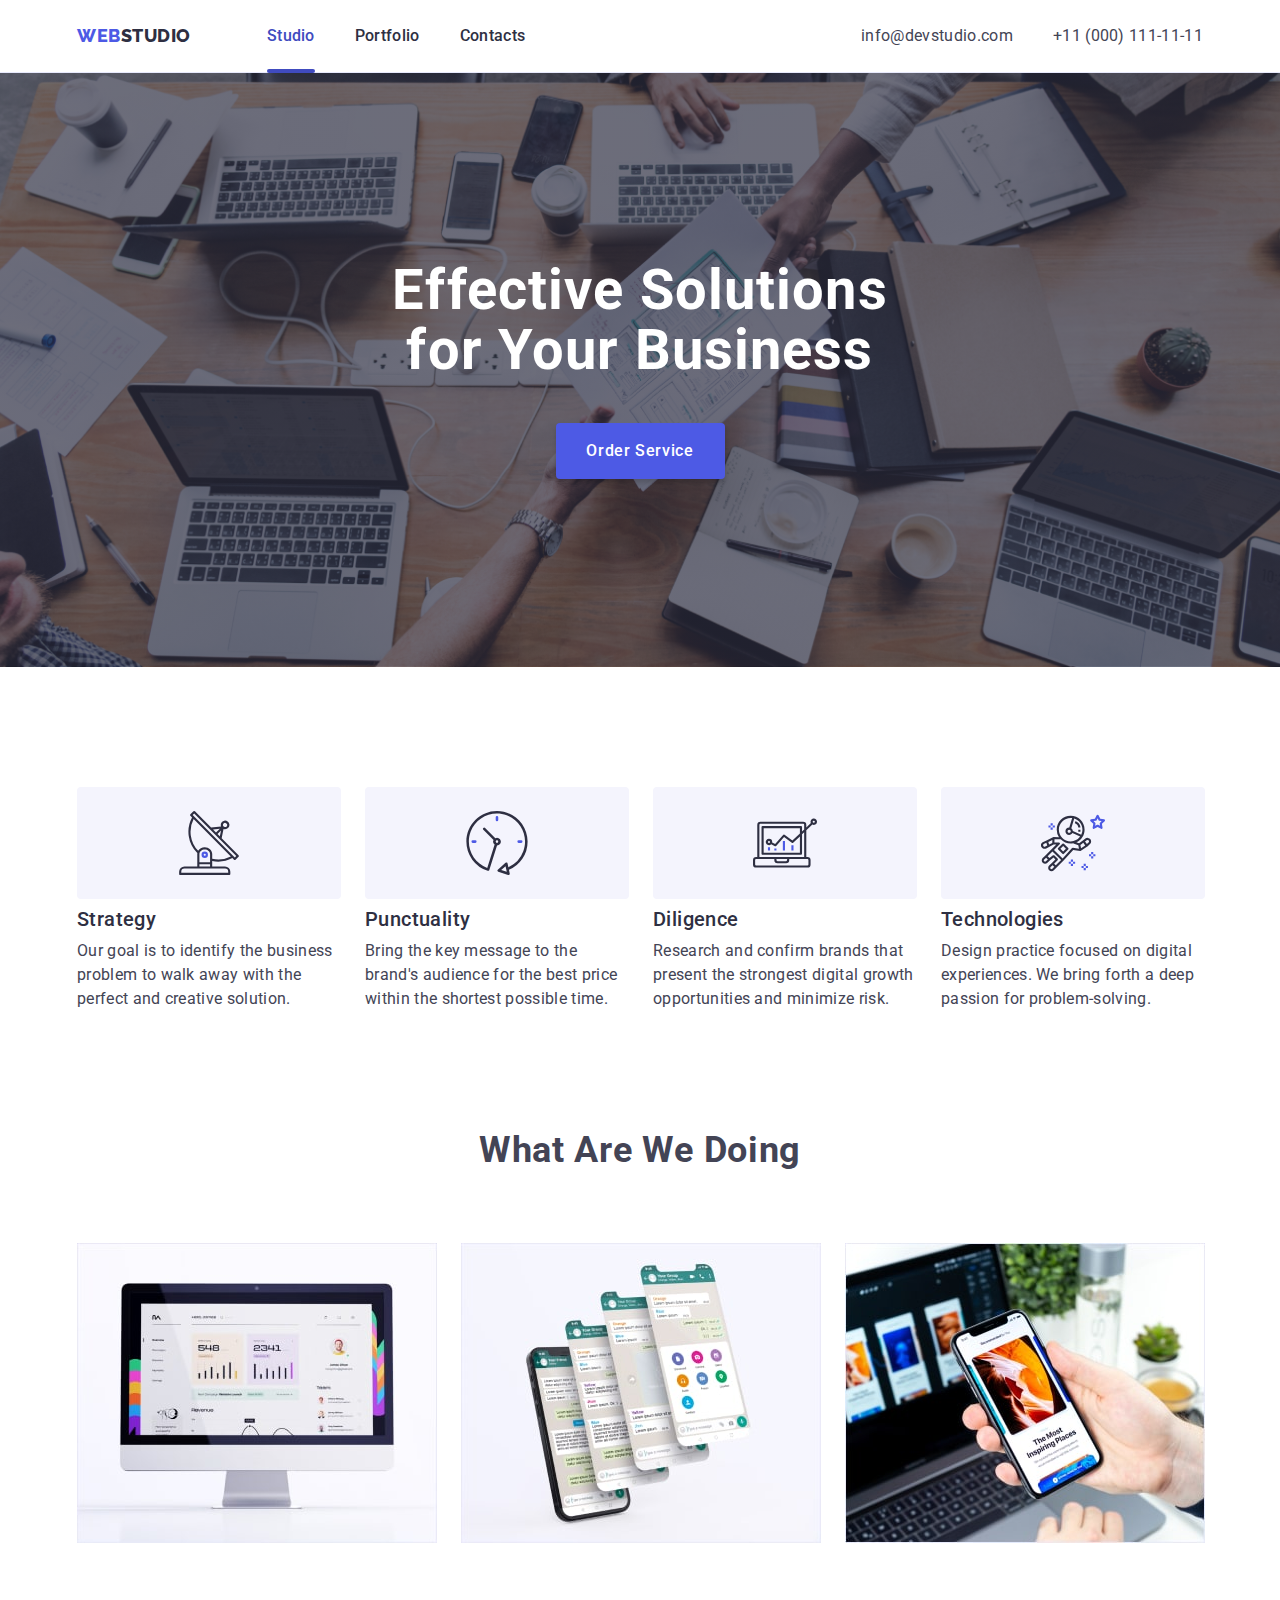
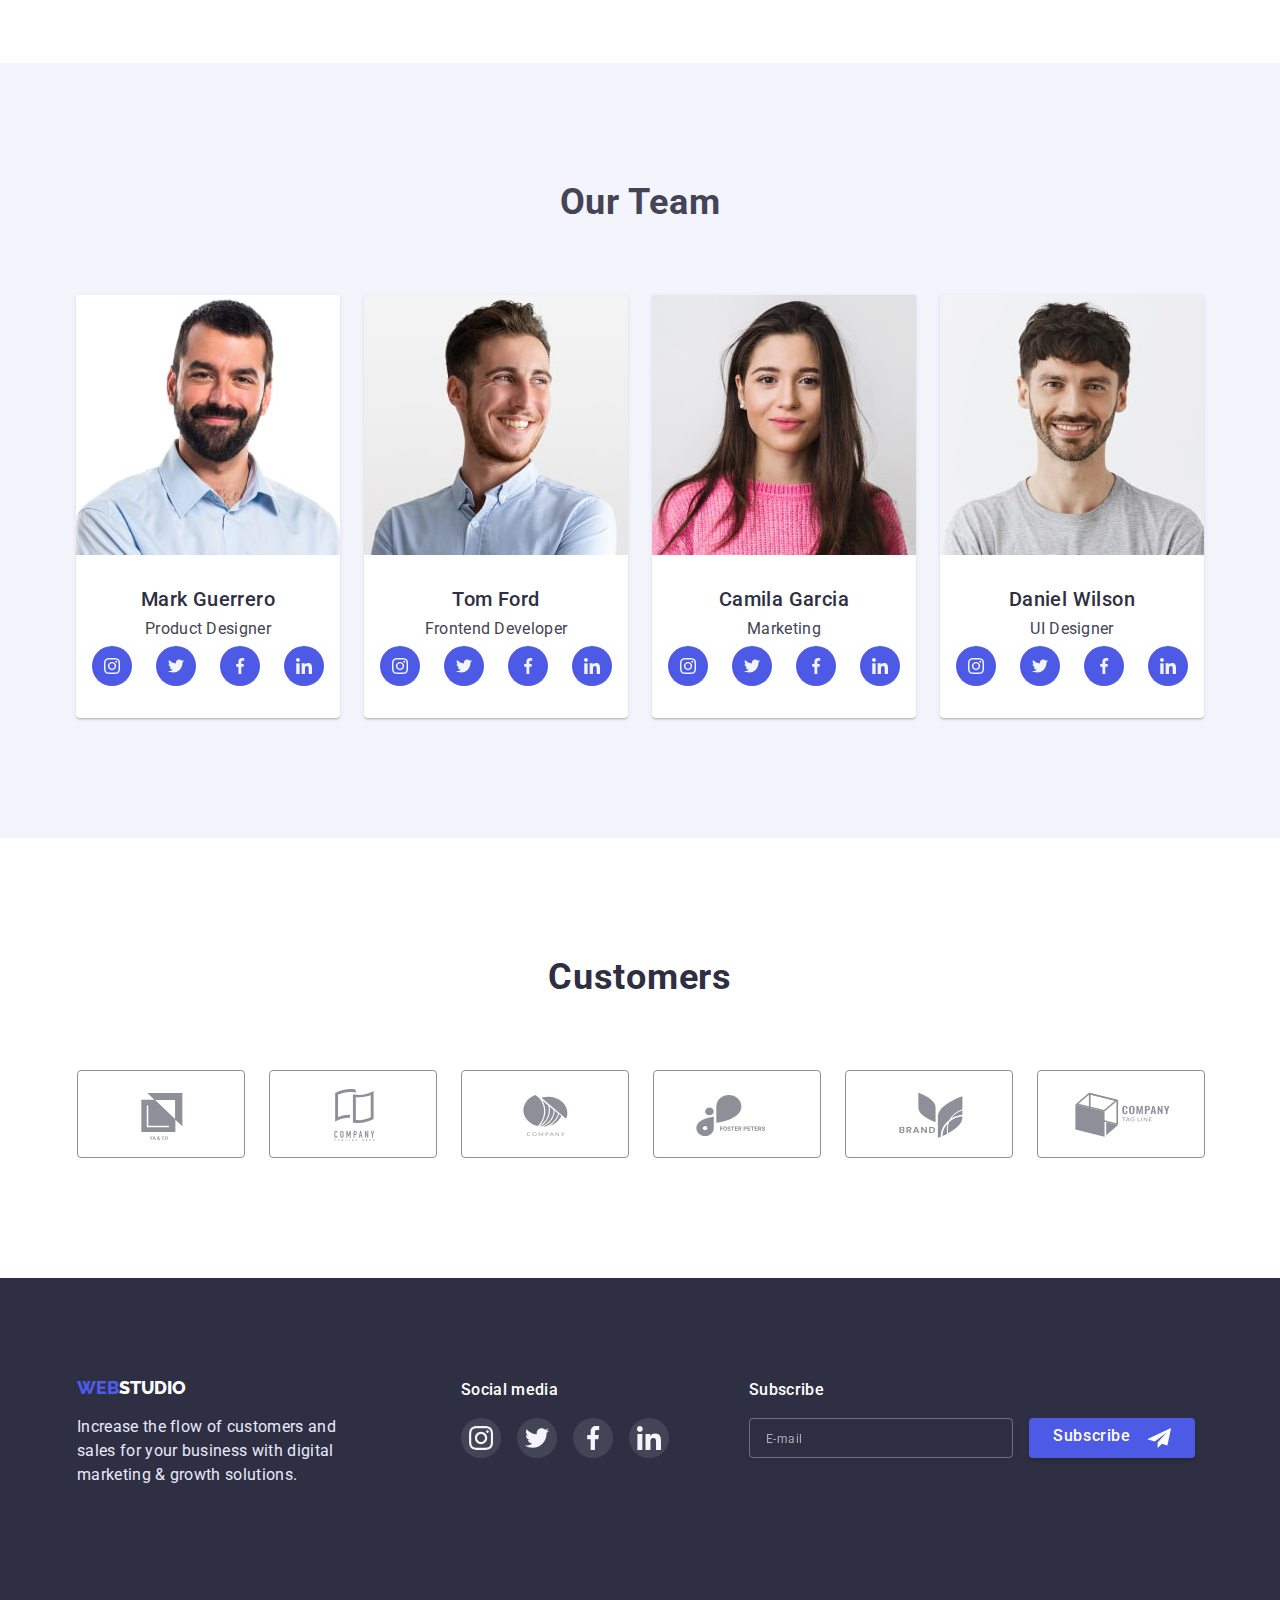
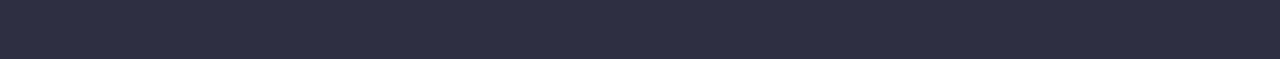
<file: index.html>
<!DOCTYPE html>
<html lang="en">
  <head>
    <meta charset="UTF-8" />
    <meta http-equiv="X-UA-Compatible" content="IE=edge" />
    <meta name="viewport" content="width=device-width, initial-scale=1.0" />
    <title>webstudio</title>
    <link rel="preconnect" href="https://fonts.googleapis.com" />
    <link rel="preconnect" href="https://fonts.gstatic.com" crossorigin />
    <link
      href="https://fonts.googleapis.com/css2?family=Raleway:wght@800&family=Roboto:wght@400;500;700;900&display=swap"
      rel="stylesheet"
    />
    <link
      rel="stylesheet"
      href="https://cdn.jsdelivr.net/npm/modern-normalize@1.1.0/modern-normalize.min.css"
    />
    <link rel="stylesheet" href="./css/styles.css" />
    <link rel="stylesheet" href="./css/modal-window.css" />
    <link rel="stylesheet" href="./css/mobile-menu.css" />
  </head>
  <body>
    <!-- Header -->
    <header class="page-header">
      <div class="page-header-conteiner conteiner">
        <nav class="page-nav logo">
          <a class="logo-component link" href="./index.html"
            ><span class="logo-web">Web</span>Studio</a
          >
          <ul class="menu list">
            <li class="menu-item studio-link">
              <a class="menu-studio studio link" href="index.html">Studio</a>
            </li>
            <li class="menu-item">
              <a class="menu-link link" href="portfolio.html">Portfolio</a>
            </li>
            <li class="menu-item">
              <a class="menu-link link" href="#tel">Contacts</a>
            </li>
          </ul>
        </nav>
        <address class="address">
          <ul class="address-block list">
            <li class="address-item">
              <a class="address-link link" href="mailto:info@devstudio.com"
                >info@devstudio.com</a
              >
            </li>
            <li class="address-item">
              <a class="address-link link" id="tel" href="tel:+110001111111"
                >+11 (000) 111-11-11</a
              >
            </li>
          </ul>
        </address>
        <button type="button" class="mobile-menu-open" data-menu-open>
          <svg class="mobile-menu-open-icon" width="32" height="32">
            <use href="./images/sprite.svg#icon-burger"></use>
          </svg>
        </button>
      </div>
      <div class="mobile-menu is-open" data-menu>
        <div class="conteiner mobile-menu-conteiner">
          <button class="mobile-close-window" data-menu-close>
            <svg class="mobile-close-icon" width="8" height="8">
              <use href="./images/sprite.svg#icon-close-modal"></use>
            </svg>
          </button>
          <ul class="mobile-menu-nav list">
            <li class="mobile-menu-nav-items">
              <a href="index.html" class="main-page-mobile link">Studio</a>
            </li>
            <li class="mobile-menu-nav-items">
              <a href="portfolio.html" class="mobile-menu-nav-link link"
                >Portfolio</a
              >
            </li>
            <li class="mobile-menu-nav-items">
              <a href="" class="mobile-menu-nav-link link">Contacts</a>
            </li>
          </ul>
          <div class="">
            <ul class="mobile-menu-contacts list">
              <li class="mobile-menu-contacts-items">
                <a
                  class="mobile-menu-tel link"
                  id="tel"
                  href="tel:+110001111111"
                  >+11 (000) 111-11-11</a
                >
              </li>
              <li class="mobile-menu-contacts-items">
                <a
                  class="mobile-menu-email link"
                  href="mailto:info@devstudio.com"
                  >info@devstudio.com</a
                >
              </li>
            </ul>
            <ul class="mobile-menu-social-block list">
              <li class="mobile-menu-sicial">
                <a href="" class="mobile-menu-social-links link">
                  <svg class="mobile-social-icons" width="24" height="24">
                    <use href="./images/sprite.svg#icon-instagram"></use>
                  </svg>
                </a>
              </li>
              <li class="mobile-menu-sicial">
                <a href="" class="mobile-menu-social-links link">
                  <svg class="mobile-social-icons" width="24" height="24">
                    <use href="./images/sprite.svg#icon-twitter"></use>
                  </svg>
                </a>
              </li>
              <li class="mobile-menu-sicial">
                <a href="" class="mobile-menu-social-links link">
                  <svg class="mobile-social-icons" width="24" height="24">
                    <use href="./images/sprite.svg#icon-facebook"></use>
                  </svg>
                </a>
              </li>
              <li class="mobile-menu-sicial">
                <a href="" class="mobile-menu-social-links link">
                  <svg class="mobile-social-icons" width="24" height="24">
                    <use href="./images/sprite.svg#icon-linkedin"></use>
                  </svg>
                </a>
              </li>
            </ul>
          </div>
        </div>
      </div>
    </header>
    <!-- Content  -->
    <main>
      <!-- Hero image -->
      <section class="hero">
        <div class="conteiner">
          <h1 class="hero-text">Effective Solutions for Your Business</h1>
          <button class="hero-btn" type="button" data-modal-open>
            Order Service
          </button>
        </div>
      </section>
      <!-- Section 1 -->
      <section class="about section-paddings">
        <div class="conteiner">
          <h2 class="visually-hidden">About</h2>
          <ul class="about-list list">
            <li class="about-block">
              <div class="about-cards">
                <svg class="about-box">
                  <use
                    href="./images/sprite.svg#icon-antenna"
                    width="64"
                    height="64"
                  ></use>
                </svg>
              </div>
              <div class="about-bloc">
                <h3 class="about-title-comp">Strategy</h3>
                <p class="about-text-comp">
                  Our goal is to identify the business problem to walk away with
                  the perfect and creative solution.
                </p>
              </div>
            </li>
            <li class="about-block">
              <div class="about-cards">
                <svg class="about-box">
                  <use
                    href="./images/sprite.svg#icon-clock"
                    width="64"
                    height="64"
                  ></use>
                </svg>
              </div>
              <h3 class="about-title-comp">Punctuality</h3>
              <p class="about-text-comp">
                Bring the key message to the brand's audience for the best price
                within the shortest possible time.
              </p>
            </li>
            <li class="about-block">
              <div class="about-cards">
                <svg class="about-box">
                  <use
                    href="./images/sprite.svg#icon-diagram"
                    width="64"
                    height="64"
                  ></use>
                </svg>
              </div>
              <h3 class="about-title-comp">Diligence</h3>
              <p class="about-text-comp df">
                Research and confirm brands that present the strongest digital
                growth opportunities and minimize risk.
              </p>
            </li>
            <li class="about-block">
              <div class="about-cards">
                <svg class="about-box">
                  <use
                    href="./images/sprite.svg#icon-astronaut"
                    width="64"
                    height="64"
                  ></use>
                </svg>
              </div>
              <h3 class="about-title-comp">Technologies</h3>
              <p class="about-text-comp">
                Design practice focused on digital experiences. We bring forth a
                deep passion for problem-solving.
              </p>
            </li>
          </ul>
        </div>
      </section>
      <!-- Section 2 -->
      <section class="service">
        <div class="conteiner">
          <h2 class="subtitle">What are we doing</h2>
          <ul class="service-list list">
            <li>
              <img
                class="service-img"
                srcset="./images/services-img/Rectangle71@2x-2-min.jpg 2x"
                src="./images/services-img/Rectangle71-min.jpg"
                alt="desktop"
                width="360"
                height="300"
              />
            </li>
            <li>
              <img
                class="service-img"
                srcset="./images/services-img/Rectangle71@2x-1-min.jpg 2x"
                src="./images/services-img/img2-min.jpg"
                alt="celphone"
                width="360"
                height="300"
              />
            </li>
            <li>
              <img
                class="service-img"
                srcset="./images/services-img/Rectangle71@2x-min.jpg 2x"
                src="./images/services-img/Rectangle71-min3.jpg"
                alt="celphone2"
                width="360"
                height="300"
              />
            </li>
          </ul>
        </div>
      </section>
      <!-- Section 3 -->
      <section class="team section-paddings">
        <div class="conteiner">
          <h2 class="subtitle">Our Team</h2>
          <ul class="team-list list">
            <li class="team-card">
              <img
                class="team-img"
                srcset="./images/team-img/img@2x-3-min.jpg 2x"
                src="./images/team-img/img-min.jpg"
                alt="mark-guerrero-product-designer"
                width="264"
                height="260"
              />
              <div class="team-conteiner-wrap">
                <h3 class="team-staff">Mark Guerrero</h3>
                <p class="team-prof">Product Designer</p>
                <ul class="team-svg list">
                  <li class="social-box">
                    <a href="" class="team-svg-box">
                      <svg width="16" height="16">
                        <use href="./images/sprite.svg#icon-instagram"></use>
                      </svg>
                    </a>
                  </li>
                  <li class="social-box">
                    <a href="" class="team-svg-box">
                      <svg width="16" height="16">
                        <use href="./images/sprite.svg#icon-twitter"></use>
                      </svg>
                    </a>
                  </li>
                  <li class="social-box">
                    <a href="" class="team-svg-box">
                      <svg width="16" height="16">
                        <use href="./images/sprite.svg#icon-facebook"></use>
                      </svg>
                    </a>
                  </li>
                  <li class="social-box">
                    <a href="" class="team-svg-box">
                      <svg width="16" height="16">
                        <use href="./images/sprite.svg#icon-linkedin"></use>
                      </svg>
                    </a>
                  </li>
                </ul>
              </div>
            </li>
            <li class="team-card">
              <img
                class="team-img"
                srcset="./images/team-img/img@2x-2-min.jpg 2x"
                src="./images/team-img/img-min1.jpg"
                alt="tom-ford-frontend-developer"
                width="264"
                height="260"
              />
              <div class="team-conteiner-wrap">
                <h3 class="team-staff">Tom Ford</h3>
                <p class="team-prof">Frontend Developer</p>
                <ul class="team-svg list">
                  <li class="social-box">
                    <a href="" class="team-svg-box">
                      <svg width="16" height="16">
                        <use href="./images/sprite.svg#icon-instagram"></use>
                      </svg>
                    </a>
                  </li>
                  <li class="social-box">
                    <a href="" class="team-svg-box">
                      <svg width="16" height="16">
                        <use href="./images/sprite.svg#icon-twitter"></use>
                      </svg>
                    </a>
                  </li>
                  <li class="social-box">
                    <a href="" class="team-svg-box">
                      <svg width="16" height="16">
                        <use href="./images/sprite.svg#icon-facebook"></use>
                      </svg>
                    </a>
                  </li>
                  <li class="social-box">
                    <a href="" class="team-svg-box">
                      <svg width="16" height="16">
                        <use href="./images/sprite.svg#icon-linkedin"></use>
                      </svg>
                    </a>
                  </li>
                </ul>
              </div>
            </li>
            <li class="team-card">
              <img
                class="team-img"
                srcset="./images/team-img/img@2x-1-min.jpg 2x"
                src="./images/team-img/img-min2.jpg"
                alt="camila-garcia-marketing"
                width="264"
                height="260"
              />
              <div class="team-conteiner-wrap">
                <h3 class="team-staff">Camila Garcia</h3>
                <p class="team-prof">Marketing</p>
                <ul class="team-svg list">
                  <li class="social-box">
                    <a href="" class="team-svg-box">
                      <svg width="16" height="16">
                        <use href="./images/sprite.svg#icon-instagram"></use>
                      </svg>
                    </a>
                  </li>
                  <li class="social-box">
                    <a href="" class="team-svg-box">
                      <svg width="16" height="16">
                        <use href="./images/sprite.svg#icon-twitter"></use>
                      </svg>
                    </a>
                  </li>
                  <li class="social-box">
                    <a href="" class="team-svg-box">
                      <svg width="16" height="16">
                        <use href="./images/sprite.svg#icon-facebook"></use>
                      </svg>
                    </a>
                  </li>
                  <li class="social-box">
                    <a href="" class="team-svg-box">
                      <svg width="16" height="16">
                        <use href="./images/sprite.svg#icon-linkedin"></use>
                      </svg>
                    </a>
                  </li>
                </ul>
              </div>
            </li>
            <li class="team-card">
              <img
                class="team-img"
                srcset="images/team-img/img@2x-min.jpg 2x"
                src="./images/team-img/img-min3.jpg"
                alt="daniel-wilson-uidesigner"
                width="264"
                height="260"
              />
              <div class="team-conteiner-wrap">
                <h3 class="team-staff">Daniel Wilson</h3>
                <p class="team-prof">UI Designer</p>
                <ul class="team-svg list">
                  <li class="social-box">
                    <a href="" class="team-svg-box">
                      <svg width="16" height="16">
                        <use href="./images/sprite.svg#icon-instagram"></use>
                      </svg>
                    </a>
                  </li>
                  <li class="social-box">
                    <a href="" class="team-svg-box">
                      <svg width="16" height="16">
                        <use href="./images/sprite.svg#icon-twitter"></use>
                      </svg>
                    </a>
                  </li>
                  <li class="social-box">
                    <a href="" class="team-svg-box">
                      <svg width="16" height="16">
                        <use href="./images/sprite.svg#icon-facebook"></use>
                      </svg>
                    </a>
                  </li>
                  <li class="social-box">
                    <a href="" class="team-svg-box">
                      <svg width="16" height="16">
                        <use href="./images/sprite.svg#icon-linkedin"></use>
                      </svg>
                    </a>
                  </li>
                </ul>
              </div>
            </li>
          </ul>
        </div>
      </section>
      <!-- Section 4 -->
      <section class="section-paddings">
        <div class="conteiner customers-section">
          <h2 class="customers-title">Customers</h2>
          <ul class="customers-logo-box list">
            <li class="customers-box">
              <a href="" class="customers-block">
                <svg width="104" height="56">
                  <use href="./images/sprite.svg#icon-ya-and-co"></use>
                </svg>
              </a>
            </li>
            <li class="customers-box">
              <a href="" class="customers-block">
                <svg width="104" height="56">
                  <use href="./images/sprite.svg#icon-tag-line-here"></use>
                </svg>
              </a>
            </li>
            <li class="customers-box">
              <a href="" class="customers-block">
                <svg width="104" height="56">
                  <use href="./images/sprite.svg#icon-company"></use>
                </svg>
              </a>
            </li>
            <li class="customers-box">
              <a href="" class="customers-block">
                <svg width="104" height="56">
                  <use href="./images/sprite.svg#icon-foster-peters"></use>
                </svg>
              </a>
            </li>
            <li class="customers-box">
              <a href="" class="customers-block">
                <svg width="104" height="56">
                  <use href="./images/sprite.svg#icon-brand"></use>
                </svg>
              </a>
            </li>
            <li class="customers-box">
              <a href="" class="customers-block">
                <svg width="104" height="56">
                  <use href="./images/sprite.svg#icon-co-tag-line"></use>
                </svg>
              </a>
            </li>
          </ul>
        </div>
      </section>
    </main>
    <!-- Footer -->
    <footer class="footer">
      <div class="conteiner-content conteiner footer-conteiner">
        <div class="tablet-footer-box">
          <div class="footer-logo-box">
            <a class="logo-component-footer link" href="./index.html"
              ><span class="logo-web">Web</span>Studio</a
            >
            <p class="footer-text">
              Increase the flow of customers and sales for your business with
              digital marketing & growth solutions.
            </p>
          </div>
          <div class="footer-logo-group">
            <p class="footer-social-text">Social media</p>
            <ul class="footer-logo-block list">
              <li class="footer-logo">
                <a href="https://www.instagram.com/" class="footer-social-box">
                  <svg width="24" height="24">
                    <use href="./images/sprite.svg#icon-instagram"></use>
                  </svg>
                </a>
              </li>
              <li class="footer-logo">
                <a href="https://twitter.com/" class="footer-social-box">
                  <svg width="24" height="24">
                    <use href="./images/sprite.svg#icon-twitter"></use>
                  </svg>
                </a>
              </li>
              <li class="footer-logo">
                <a href="https://www.facebook.com/" class="footer-social-box">
                  <svg width="24" height="24">
                    <use href="./images/sprite.svg#icon-facebook"></use>
                  </svg>
                </a>
              </li>
              <li class="footer-logo">
                <a href="https://www.linkedin.com/" class="footer-social-box">
                  <svg width="24" height="24">
                    <use href="./images/sprite.svg#icon-linkedin"></use>
                  </svg>
                </a>
              </li>
            </ul>
          </div>
        </div>
        <div class="footer-form-block">
          <p class="footer-form-text">Subscribe</p>
          <form action="footer-form" class="footer-form">
            <label>
              <input
                type="text"
                name="user-email"
                placeholder="E-mail"
                class="footer-form-input"
                required
              />
            </label>
            <button type="submit" class="footer-form-btn btn-component">
              Subscribe
              <svg class="footer-form-btn-icon">
                <use href="./images/sprite.svg#icon-send"></use>
              </svg>
            </button>
          </form>
        </div>
      </div>
    </footer>
    <!-- Modal window -->
    <div class="backdrop is-hidden" data-modal>
      <div class="modal-window">
        <button class="modal-close-btn" type="button" data-modal-close>
          <svg class="close-modal" width="8" height="8">
            <use href="./images/sprite.svg#icon-close-modal"></use>
          </svg>
        </button>
        <p class="modal-for-title">
          Leave your contacts and we will call you back
        </p>
        <form class="modal-form">
          <label class="modal-block-fild">
            <span class="modal-form-input-disc">Name</span>
            <span class="modal-form-wrapper">
              <input
                type="text"
                name="user-name"
                class="modal-form-input"
                required
                pattern="[A-Za-zА-Яа-я]+$"
                minlength="2"
              />
              <svg class="modal-form-input-icon" width="18" height="18">
                <use href="./images/sprite.svg#icon-name"></use>
              </svg>
            </span>
          </label>
          <label class="modal-block-fild">
            <span class="modal-form-input-disc">Phone</span>
            <span class="modal-form-wrapper">
              <input
                type="tel"
                name="user-phone"
                class="modal-form-input"
                required
                pattern="[0-9]{3}-[0-9]{3}-[0-9]{2}-[0-9]{2}"
                title="xxx-xxx-xx-xx"
              />
              <svg class="modal-form-input-icon" width="18" height="24">
                <use href="./images/sprite.svg#icon-phone"></use>
              </svg>
            </span>
          </label>
          <label class="modal-block-fild">
            <span class="modal-form-input-disc">Email</span>
            <span class="modal-form-wrapper">
              <input
                type="text"
                name="user-email"
                class="modal-form-input"
                required
              />
              <svg class="modal-form-input-icon" width="18" height="24">
                <use href="./images/sprite.svg#icon-email"></use>
              </svg>
            </span>
          </label>
          <label class="modal-block-fild">
            <span class="modal-form-input-disc">Comment</span>
            <textarea
              name="user-massege"
              class="model-form-massage"
              placeholder="Text input"
            ></textarea>
          </label>
          <input
            id="user-policy"
            type="checkbox"
            name="user-policy"
            class="modal-form-check visually-hidden"
          />
          <label for="user-policy" class="modal-form-check-desc">
            I accept the terms and conditions of the &nbsp;
            <a class="privacy-policy" href="">Privacy Policy</a>
            <svg class="modal-form-policy-icon" width="10" height="8">
              <use href="./images/sprite.svg#icon-Vector"></use>
            </svg>
          </label>
          <button type="submit" class="modal-form-submit btn-component">
            Send
          </button>
        </form>
      </div>
    </div>
    <script src="./js/modal.js"></script>
    <script src="./js/mobile-menu.js"></script>
  </body>
</html>
</file>
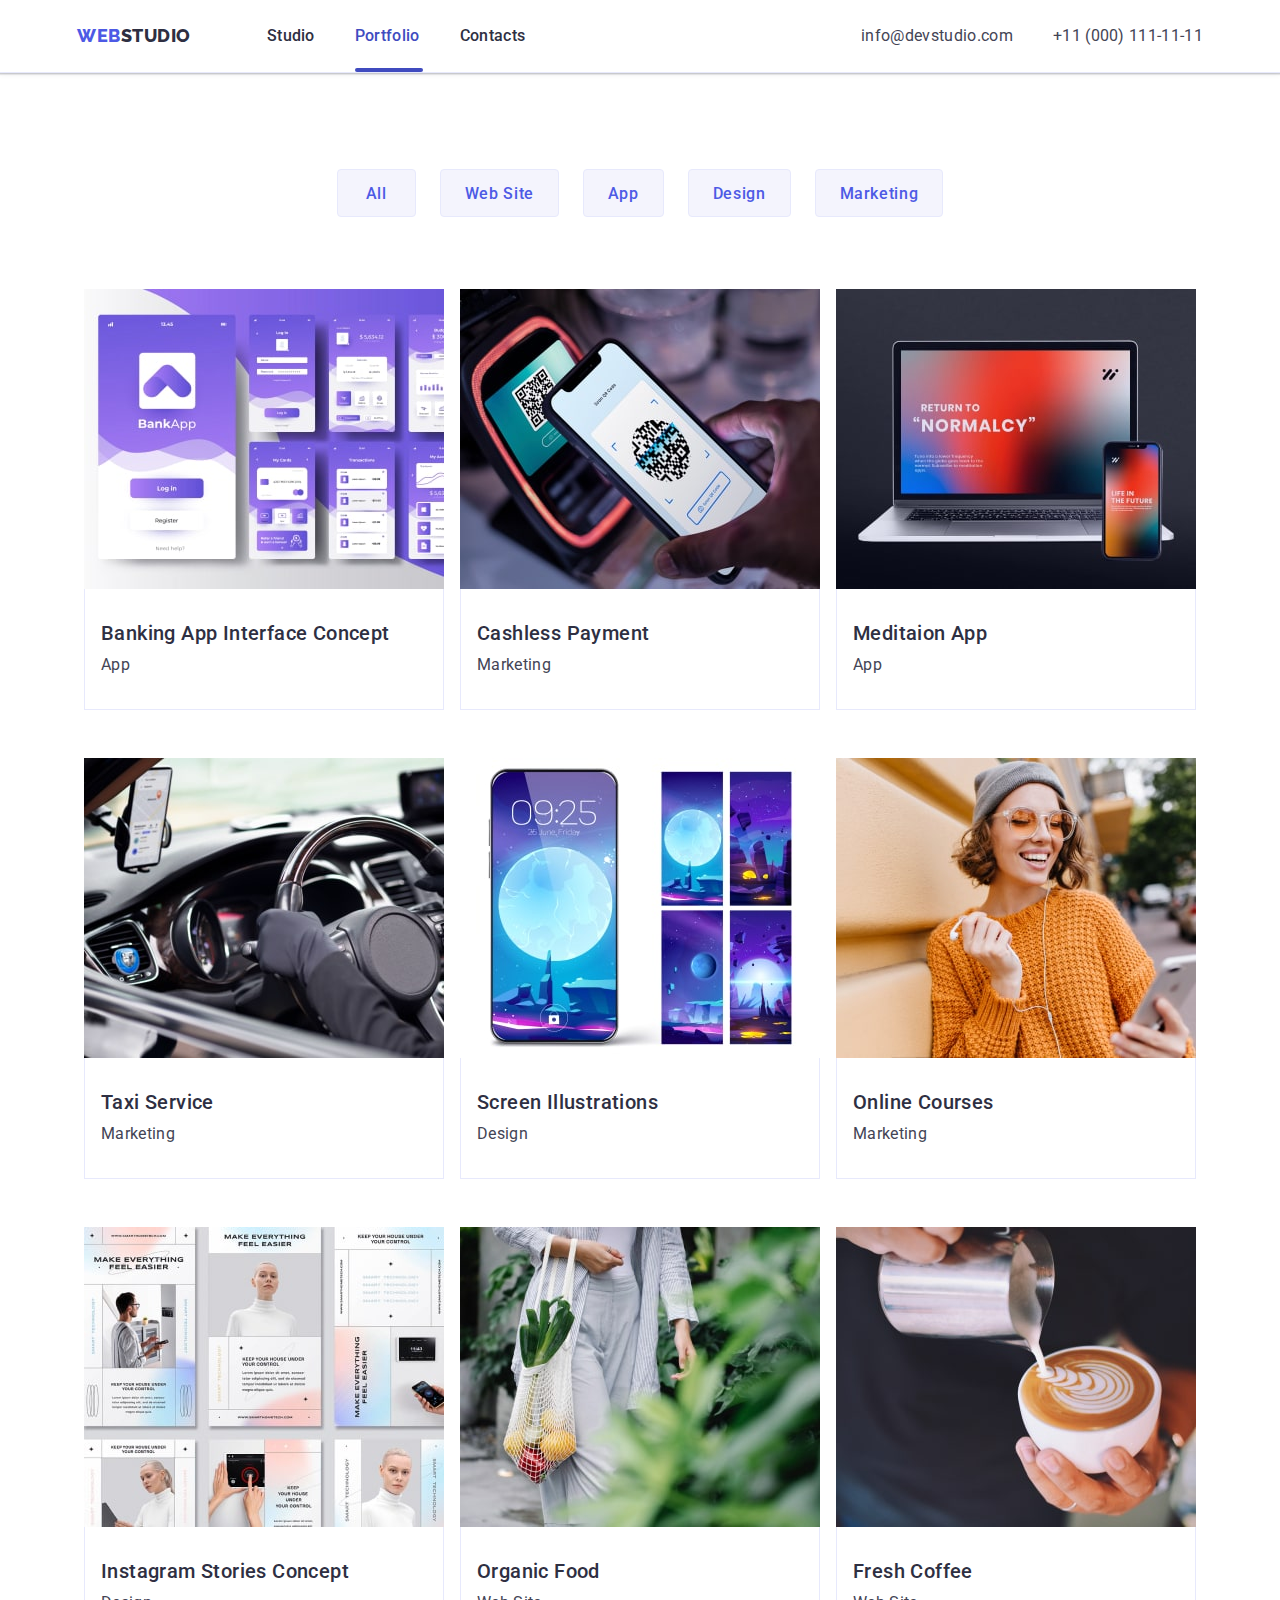
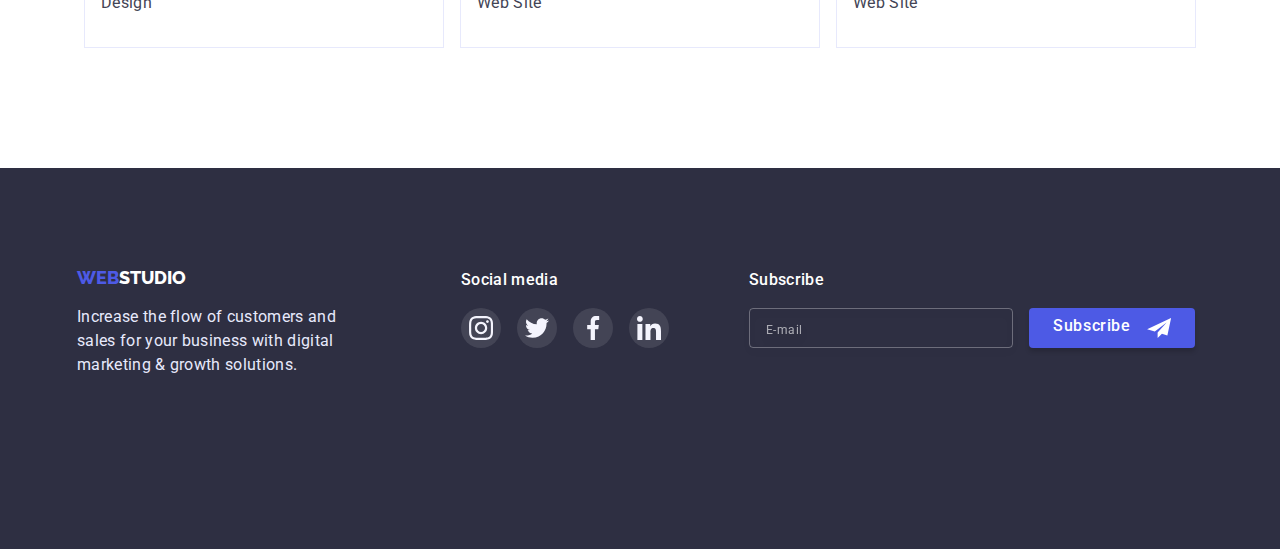
<file: portfolio.html>
<!DOCTYPE html>
<html lang="en">

<head>
    <meta charset="UTF-8">
    <meta http-equiv="X-UA-Compatible" content="IE=edge">
    <meta name="viewport" content="width=device-width, initial-scale=1.0">
    <title>webstudio</title>
    <link rel="preconnect" href="https://fonts.googleapis.com">
    <link rel="preconnect" href="https://fonts.gstatic.com" crossorigin>
    <link href="https://fonts.googleapis.com/css2?family=Raleway:wght@800&family=Roboto:wght@400;500;700;900&display=swap"
        rel="stylesheet">
    <link rel="stylesheet" href="https://cdn.jsdelivr.net/npm/modern-normalize@1.1.0/modern-normalize.min.css">
    <link rel="stylesheet" href="css/styles.css">
    <link rel="stylesheet" href="./css/modal-window.css">
    <link rel="stylesheet" href="./css/mobile-menu.css">
</head>

<body>
    <!-- Header -->
<header class="page-header">
    <div class="page conteiner">
      <nav class="page-nav logo">
        <a class="logo-component link" href="./index.html"><span class="logo-web" >web</span>studio</a>
          <ul class="menu list">
            <li class="menu-item"><a class="menu-link link" href="./index.html">Studio</a></li>
            <li class="menu-item portfolio-line"><a class="menu-portfolio portfolio link" href="portfolio.html">Portfolio</a></li>
            <li class="menu-item"><a class="menu-link link" href="">Contacts</a></li>
          </ul>
      </nav>
      <address class="address">
        <ul class="address-block list">
          <li class="address-item"><a class="address-link link" href="mailto:info@devstudio.com">info@devstudio.com</a></li>
          <li class="address-item"><a class="address-link link" href="tel:+110001111111">+11 (000) 111-11-11</a></li>
        </ul>
      </address>
      <button type="button" class="mobile-menu-open" data-menu-open>
        <svg class="mobile-menu-open-icon" width="32" height="32">
          <use href="./images/sprite.svg#icon-burger"></use>
        </svg>
      </button>
    </div>
    <div class="mobile-menu is-open" data-menu>
      <div class="conteiner mobile-menu-conteiner">
        <button class="mobile-close-window" data-menu-close>
          <svg class="mobile-close-icon" width="8" height="8">
            <use href="./images/sprite.svg#icon-close-modal"></use>
          </svg>
        </button>
        <ul class="mobile-menu-nav list">
          <li class="mobile-menu-nav-items"><a href="index.html" class="mobile-menu-nav-link link">Studio</a></li>
          <li class="mobile-menu-nav-items"><a href="portfolio.html" class="main-page-mobile link">Portfolio</a>
          </li>
          <li class="mobile-menu-nav-items"><a href="" class="mobile-menu-nav-link link">Contacts</a></li>
        </ul>
        <div class="">
          <ul class="mobile-menu-contacts list">
            <li class="mobile-menu-contacts-items"><a class="mobile-menu-tel link" id="tel" href="tel:+110001111111">+11(000) 111-11-11</a></li>
            <li class="mobile-menu-contacts-items"><a class="mobile-menu-email link"
                  href="mailto:info@devstudio.com">info@devstudio.com</a></li>
          </ul>
          <ul class="mobile-menu-social-block list">
            <li class="mobile-menu-sicial"><a href="" class="mobile-menu-social-links link">
              <svg class="mobile-social-icons" width="24" height="24">
                <use href="./images/sprite.svg#icon-instagram"></use>
              </svg>
              </a>
            </li>
            <li class="mobile-menu-sicial"><a href="" class="mobile-menu-social-links link">
              <svg class="mobile-social-icons" width="24" height="24">
                <use href="./images/sprite.svg#icon-twitter"></use>
              </svg>
              </a>
            </li>
            <li class="mobile-menu-sicial"><a href="" class="mobile-menu-social-links link">
              <svg class="mobile-social-icons" width="24" height="24">
                <use href="./images/sprite.svg#icon-facebook"></use>
              </svg>
              </a>
            </li>
            <li class="mobile-menu-sicial"><a href="" class="mobile-menu-social-links link">
              <svg class="mobile-social-icons" width="24" height="24">
                <use href="./images/sprite.svg#icon-linkedin"></use>
              </svg>
              </a>
            </li>
          </ul>
        </div>
      </div>
    </div>
</header>
    <main>
    <!-- Content  -->
        <section class="portfolio-nav">
            <div class="conteiner">
            <h1 class="visually-hidden">Studio</h1>
            <ul class="btn-section list">
                <li><button class="btn-component port-btn" type="button">All</button></li>
                <li><button class="btn-component port-btn" type="button">Web Site</button></li>
                <li><button class="btn-component port-btn" type="button">App</button></li>
                <li><button class="btn-component port-btn" type="button">Design</button></li>
                <li><button class="btn-component port-btn" type="button">Marketing</button></li>
            </ul>
            <ul class="card-list list">
                <li class="cards">
                <a class="portfolio-link link" href="portfolio.html">
                    <div class="overlay-block">
                    <img class="portfolio-img-block"
                    srcset="./images/portfolio-img/img@x2-4-min.jpg 2x"
                    src="./images/portfolio-img/bankingapp.jpg" 
                    alt="bankingapp" width="360" height="300">
                    <p class="overlay">14 Stylish and User-Friendly App Design Concepts · Task Manager App ·
                         Calorie Tracker App · Exotic Fruit Ecommerce App ·
                    Cloud Storage App</p>
                    </div>
                    <div class="portfolio-text-block">
                    <h2 class="about-title-port">Banking App Interface Concept</h2>
                    <p class="about-text-port">App</p>
                    </div>
                </a>
                </li>
                <li class="cards">
                    <a class="portfolio-link link" href="portfolio.html">
                        <div class="overlay-block">
                        <img class="portfolio-img-block"
                        srcset="./images/portfolio-img/img@x2-3-min.jpg 2x" 
                        src="./images/portfolio-img/payment.jpg" 
                        alt="payment" width="360" height="300">
                        <p class="overlay">14 Stylish and User-Friendly App Design Concepts · Task Manager App ·
                        Calorie Tracker App · Exotic Fruit Ecommerce App ·
                        Cloud Storage App</p>
                        </div>
                    <div class="portfolio-text-block">
                    <h2 class="about-title-port">Cashless Payment</h2>
                    <p class="about-text-port">Marketing</p>
                    </div>
                    </a>
                </li>
                <li class="cards">
                    <a class="portfolio-link link" href="portfolio.html">
                        <div class="overlay-block">
                        <img class="portfolio-img-block"
                        srcset="./images/portfolio-img/img@x2-2-min.jpg 2x" 
                        src="./images/portfolio-img/app.jpg" 
                        alt="app" width="360" height="300">
                        <p class="overlay">14 Stylish and User-Friendly App Design Concepts · Task Manager App ·
                        Calorie Tracker App · Exotic Fruit Ecommerce App ·
                        Cloud Storage App</p>
                        </div>
                    <div class="portfolio-text-block">
                    <h2 class="about-title-port">Meditaion App</h2>
                    <p class="about-text-port">App</p>
                    </div>
                    </a>
                </li>
                <li class="cards">
                    <a class="portfolio-link link" href="portfolio.html">
                        <div class="overlay-block">
                        <img class="portfolio-img-block"
                        srcset="./images/portfolio-img/img@x2-1-min.jpg 2x" 
                        src="./images/portfolio-img/taxi-service.jpg" 
                        alt="taxi-service" width="360" height="300">
                        <p class="overlay">14 Stylish and User-Friendly App Design Concepts · Task Manager App ·
                        Calorie Tracker App · Exotic Fruit Ecommerce App ·
                        Cloud Storage App</p>
                        </div>
                    <div class="portfolio-text-block">
                    <h2 class="about-title-port">Taxi Service</h2>
                    <p class="about-text-port">Marketing</p>
                    </div>
                    </a>
                </li>
                <li class="cards">
                    <a class="portfolio-link link" href="portfolio.html">
                        <div class="overlay-block">
                        <img class="portfolio-img-block"
                        srcset="./images/portfolio-img/img@x2-min.jpg 2x" 
                        src="./images/portfolio-img/screen-illustrations.jpg" 
                        alt="screen-illustrations" width="360" height="300">
                        <p class="overlay">14 Stylish and User-Friendly App Design Concepts · Task Manager App ·
                        Calorie Tracker App · Exotic Fruit Ecommerce App ·
                        Cloud Storage App</p>
                        </div>
                    <div class="portfolio-text-block">
                    <h2 class="about-title-port">Screen Illustrations</h2>
                    <p class="about-text-port">Design</p>
                    </div>
                    </a>
                </li>     
                <li class="cards">
                    <a class="portfolio-link link" href="portfolio.html">
                        <div class="overlay-block">
                        <img class="portfolio-img-block"
                        srcset="./images/portfolio-img/img@2x-3-min-1.jpg 2x" 
                        src="./images/portfolio-img/online-courses.jpg" 
                        alt="online-courses" width="360" height="300">
                        <p class="overlay">14 Stylish and User-Friendly App Design Concepts · Task Manager App ·
                        Calorie Tracker App · Exotic Fruit Ecommerce App ·
                        Cloud Storage App</p>
                        </div>
                    <div class="portfolio-text-block">
                    <h2 class="about-title-port">Online Courses</h2>
                    <p class="about-text-port">Marketing</p>
                    </div>
                    </a>
                </li>
                <li class="cards">
                    <a class="portfolio-link link" href="portfolio.html">
                        <div class="overlay-block">
                        <img class="portfolio-img-block"
                        srcset="./images/portfolio-img/img@2x-2-min-1.jpg 2x" 
                        src="./images/portfolio-img/instagram-tories-concept.jpg" 
                        alt="instagram-tories-concept" width="360" height="300">
                        <p class="overlay">14 Stylish and User-Friendly App Design Concepts · Task Manager App ·
                        Calorie Tracker App · Exotic Fruit Ecommerce App ·
                        Cloud Storage App</p>
                        </div>
                    <div class="portfolio-text-block">
                    <h2 class="about-title-port">Instagram Stories Concept</h2>
                    <p class="about-text-port">Design</p>
                    </div>
                    </a>
                </li>
                <li class="cards">
                    <a class="portfolio-link link" href="portfolio.html">
                        <div class="overlay-block">
                        <img class="portfolio-img-block"
                        srcset="./images/portfolio-img/img@2x-1-min-1.jpg 2x" 
                        src="./images/portfolio-img/organic-food.jpg" 
                        alt="organic-food" width="360" height="300">
                        <p class="overlay">14 Stylish and User-Friendly App Design Concepts · Task Manager App ·
                        Calorie Tracker App · Exotic Fruit Ecommerce App ·
                        Cloud Storage App</p>
                        </div>
                    <div class="portfolio-text-block">
                    <h2 class="about-title-port">Organic Food</h2>
                    <p class="about-text-port">Web Site</p>
                    </div>
                    </a>
                </li>
                <li class="cards">
                    <a class="portfolio-link link" href="portfolio.html">
                        <div class="overlay-block">
                        <img class="portfolio-img-block"
                        srcset="./images/portfolio-img/img@2x-min-1.jpg 2x" 
                        src="./images/portfolio-img/fresh-coffee.jpg" 
                        alt="fresh-coffee" width="360" height="300">
                        <p class="overlay">14 Stylish and User-Friendly App Design Concepts · Task Manager App ·
                        Calorie Tracker App · Exotic Fruit Ecommerce App ·
                        Cloud Storage App</p>
                        </div>
                    <div class="portfolio-text-block">
                    <h2 class="about-title-port">Fresh Coffee</h2>
                    <p class="about-text-port">Web Site</p>
                    </div>
                    </a>
                </li>
            </ul>
            </div>
        </section>   
        <!-- Footer -->
    <footer class="footer">
        <div class="conteiner footer-conteiner conteiner-content">
            <div class="tablet-footer-box">
                <div class="footer-logo-box">
                    <a class="logo-component-footer link" href="./index.html"><span class="logo-web">Web</span>Studio</a>
                    <p class="footer-text">Increase the flow of customers and sales for your business with digital marketing
                        & growth solutions.</p>
                </div>
                <div class="footer-logo-group">
                    <p class="footer-social-text">Social media</p>
                    <ul class="footer-logo-block list">
                        <li class="footer-logo">
                            <a href="https://www.instagram.com/" class="footer-social-box">
                                <svg width="24" height="24">
                                    <use href="./images/sprite.svg#icon-instagram"></use>
                                </svg>
                            </a>
                        </li>
                        <li class="footer-logo">
                            <a href="https://twitter.com/" class="footer-social-box">
                                <svg width="24" height="24">
                                    <use href="./images/sprite.svg#icon-twitter"></use>
                                </svg>
                            </a>
                        </li>
                        <li class="footer-logo">
                            <a href="https://www.facebook.com/" class="footer-social-box">
                                <svg width="24" height="24">
                                    <use href="./images/sprite.svg#icon-facebook"></use>
                                </svg>
                            </a>
                        </li>
                        <li class="footer-logo">
                            <a href="https://www.linkedin.com/" class="footer-social-box">
                                <svg width="24" height="24">
                                    <use href="./images/sprite.svg#icon-linkedin"></use>
                                </svg>
                            </a>
                        </li>
                    </ul>
                </div>
            </div>
            <div class="footer-form-block">
                <p class="footer-form-text">Subscribe</p>
                <form action="footer-form" class="footer-form">
                    <label>
                        <input type="text" name="user-email" placeholder="E-mail" class="footer-form-input" required>
                    </label>
                    <button type="submit" class="footer-form-btn btn-component">Subscribe
                        <svg class="footer-form-btn-icon">
                            <use href="./images/sprite.svg#icon-send"></use>
                        </svg>
                    </button>
                </form>
            </div>
        </div>
    </footer>
    
    <script src="./js/mobile-menu.js"></script>
    </body>
</html>
</file>
<file: css/styles.css>
:root {
  --primary-text-color: #434455;
  --secondary-text-color: #2e2f42;
  --accent-color: #4d5ae5;
  --pointing-state-color: #404bbf;
  --primary-white-color: #ffffff;
  --cloud-color: #f4f4fd;
  --cornflower-color: #e7e9fc;
  --color-green: #31d0aa;
  --color-light-slate: #8e8f99;
  --primery-font: "Roboto", sans-serif;
  --secondary-font: "Raleway", sans-serif;
  --transition-duration: 250ms cubic-bezier(0.4, 0, 0.2, 1);
}

h1,
h2,
h3,
h4,
p {
  margin-top: 0;
  margin-bottom: 0;
}

ul,
ol {
  padding-left: 0;
  margin-top: 0;
  margin-bottom: 0;
}

button {
  cursor: pointer;
}
.list {
  list-style: none;
}
.link {
  text-decoration: none;
}
body {
  font-family: var(--primery-font);
  background-color: var(--primary-white-color);
  color: var(--primary-text-color);
}
.visually-hidden {
  position: absolute;
  white-space: nowrap;
  width: 1px;
  height: 1px;
  overflow: hidden;
  border: 0;
  padding: 0;
  clip: rect(0 0 0 0);
  clip-path: inset(50%);
  margin: -1px;
}
.conteiner {
  padding-right: 16px;
  padding-left: 16px;
}
@media screen and (min-width: 320px) {
  .conteiner {
    width: 100%;
    margin-left: auto;
    margin-right: auto;
  }
}
@media screen and (min-width: 768px) {
  .conteiner {
    width: 768px;
  }
  .conteiner-content {
    width: 552px;
  }
}
@media screen and (min-width: 1200px) {
  .conteiner {
    width: 1158px;
  }
}
/* ========================= COMPONENTS =========================*/
.logo-component {
  font-family: var(--secondary-font);
  font-weight: 800;
  font-size: 18px;
  line-height: 1.33;
  letter-spacing: 0.03em;
  text-transform: uppercase;
  color: var(--secondary-text-color);
  margin-right: 76px;
}
.subtitle {
  font-weight: 700;
  font-size: 36px;
  line-height: 1.11;
  text-align: center;
  letter-spacing: 0.02em;
  text-transform: capitalize;
  color: var(--primary-text-color);
  margin-bottom: 72px;
}
.btn-component {
  font-family: var(--primery-font);
  font-weight: 500;
  font-size: 16px;
  line-height: 1.5;
  letter-spacing: 0.04em;
  border: none;
  cursor: pointer;
}

.section-paddings {
  padding-top: 96px;
  padding-bottom: 96px;
}
@media screen and (min-width: 1200px) {
  .section-paddings {
    padding-top: 120px;
    padding-bottom: 120px;
  }
}
/* ======================= /COMPONENTS ====================*/

/* ======================= HEADER ===================== */
@media screen and (max-width: 767px) {
  .menu {
    display: none;
  }
  .address {
    display: none;
  }
  .logo-web {
    color: var(--accent-color);
  }
  .page-header {
    padding-bottom: 24px;
  }
}
.page-header-conteiner {
  display: flex;
  align-items: center;
  justify-content: space-between;
}
.mobile-menu-open {
  stroke: #2e2f42;
  background: transparent;
  border: transparent;
  padding: 0;
  line-height: 0;
  margin-right: 10px;
}
.page-header {
  padding-top: 24px;
}
@media screen and (min-width: 768px) {
  .address-link {
    font-size: 12px;
    line-height: 1.17;
    letter-spacing: 0.04em;
    color: var(--primary-text-color);
    font-style: normal;
  }

  .mobile-menu-open {
    display: none;
  }
  .mobile-menu {
    display: none;
  }
  .logo-web {
    color: var(--accent-color);
  }

  .menu-link {
    font-weight: 500;
    font-size: 16px;
    line-height: 1.5;
    letter-spacing: 0.02em;
    color: var(--secondary-text-color);
    transition: color var(--transition-duration);
  }

  .menu-link:hover,
  .menu-link:focus {
    color: var(--pointing-state-color);
  }

  .page-nav,
  .page-header-conteiner {
    display: flex;
  }

  .page-header {
    display: flex;
    padding-top: 24px;
    padding-bottom: 12px;
    box-shadow: 0px 2px 1px rgba(46, 47, 66, 0.08),
      0px 1px 1px rgba(46, 47, 66, 0.16), 0px 1px 6px rgba(46, 47, 66, 0.08);
  }

  .menu-studio {
    font-weight: 500;
    font-size: 16px;
    line-height: 1.5;
    letter-spacing: 0.02em;
    color: var(--pointing-state-color);
  }

  .menu {
    display: flex;
    gap: 40px;
    align-items: center;
  }

  .studio::after {
    display: block;
    content: "";
    width: 48px;
    height: 4px;
    background-size: auto;
    background-color: var(--pointing-state-color);
    border-radius: 2px;
    margin-top: 20px;
    position: absolute;
  }
  .studio-link {
    position: relative;
  }
}
@media screen and (max-width: 1199px) {
  .address-item:nth-child(1) {
    margin-bottom: 6px;
  }
}
@media screen and (min-width: 1200px) {
  .address-block {
    display: flex;
  }
  .page-header {
    padding-top: 24px;
    padding-bottom: 24px;
  }
  .address-link {
    font-style: normal;
    font-weight: 400;
    font-size: 16px;
    line-height: 1.5;
    letter-spacing: 0.02em;
    color: var(--primary-text-color);
    transition: color var(--transition-duration);
  }
  .address-item:not(:last-child) {
    margin-right: 40px;
  }
  .address-item {
    margin-bottom: none;
  }
  .studio::after {
    margin-top: 21px;
  }
}
.address {
  margin-left: auto;
}

.address-link:hover,
.address-link:focus {
  color: var(--pointing-state-color);
}
/* ======================= /HEADER ===================== */

/* ======================= HERO IMAGE =====================*/
.hero {
  background-color: var(--secondary-text-color);
  max-width: 480px;
  text-align: center;
  margin: auto;
  padding-bottom: 112px;
  padding-top: 112px;
  background-image: linear-gradient(
      rgba(46, 47, 66, 0.7),
      rgba(46, 47, 66, 0.7)
    ),
    url(../images/hero-img/mobile-hero-min.jpg);
  background-repeat: no-repeat;
  background-position: center;
  background-size: cover;
}
@media screen and (min-device-pixel-ratio: 2) and (max-width: 768px),
  screen and (min-resolution: 192dpi) and (max-width: 768px),
  screen and (min-resolution: 2dppx) and (max-width: 768px) {
  .hero {
    background-image: linear-gradient(
        rgba(46, 47, 66, 0.7),
        rgba(46, 47, 66, 0.7)
      ),
      url(../images/hero-img/mobile-hero@2x-min.jpg);
  }
}

.hero-text {
  font-weight: 700;
  font-size: 36px;
  line-height: 1.07;
  letter-spacing: 0.02em;
  text-transform: capitalize;
  color: var(--primary-white-color);
  margin-bottom: 72px;
  max-width: 320px;
  margin-left: auto;
  margin-right: auto;
}
@media screen and (min-width: 768px) {
  .hero {
    max-width: 768px;
    background-image: linear-gradient(
        rgba(46, 47, 66, 0.7),
        rgba(46, 47, 66, 0.7)
      ),
      url(../images/hero-img/tablet-hero-min.jpg);
    background-size: cover;
  }

  .hero-text {
    font-weight: 700;
    font-size: 56px;
    line-height: 1.07;
    letter-spacing: 0.02em;
    text-transform: none;
    color: var(--primary-white-color);
    margin-bottom: 42px;
    max-width: 497px;
    margin-left: auto;
    margin-right: auto;
  }
}
@media screen and (min-device-pixel-ratio: 2) and (min-width: 768px),
  screen and (min-resolution: 192dpi) and (min-width: 768px),
  screen and (min-resolution: 2dppx) and (min-width: 768px) {
  .hero {
    background-image: linear-gradient(
        rgba(46, 47, 66, 0.7),
        rgba(46, 47, 66, 0.7)
      ),
      url(../images/hero-img/tablet-hero@2x-min.jpg);
    background-size: cover;
  }
}
@media screen and (min-width: 1200px) {
  .hero {
    max-width: 1440px;
    background-image: linear-gradient(
        rgba(46, 47, 66, 0.7),
        rgba(46, 47, 66, 0.7)
      ),
      url(../images/hero-img/people-office.jpeg);
    background-size: cover;
    padding-bottom: 188px;
    padding-top: 188px;
  }
  .hero-text {
    font-weight: 700;
    font-size: 56px;
    line-height: 1.07;
    letter-spacing: 0.02em;
    text-transform: none;
    color: var(--primary-white-color);
    margin-bottom: 42px;
    max-width: 497px;
    margin-left: auto;
    margin-right: auto;
  }
}
@media screen and (min-device-pixel-ratio: 2) and (min-width: 1200px),
  screen and (min-resolution: 192dpi) and (min-width: 1200px),
  screen and (min-resolution: 2dppx) and (min-width: 1200px) {
  .hero {
    background-image: linear-gradient(
        rgba(46, 47, 66, 0.7),
        rgba(46, 47, 66, 0.7)
      ),
      url(../images/hero-img/people-office@2x.jpg);
    background-size: cover;
  }
}
.hero-btn {
  background-color: var(--accent-color);
  color: var(--primary-white-color);
  width: 169px;
  height: 56px;
  border-radius: 4px;
  box-shadow: 0px 4px 4px rgba(0, 0, 0, 0.15);
  transition: background-color var(--transition-duration);
  border: none;
  font-family: var(--primery-font);
  font-weight: 500;
  font-size: 16px;
  line-height: 1.5;
  letter-spacing: 0.04em;
}
.hero-btn:hover,
.hero-btn:focus {
  background-color: var(--pointing-state-color);
}

/* ================ /HERO IMAGE ================= */

/* ================ SKILLS SECTION  ============== */

@media screen and (max-width: 767px) {
  .about-list {
    row-gap: 72px;
  }
  .about-title-comp {
    text-align: center;
  }
  .about-block {
    justify-content: space-between;
  }
}
@media screen and (max-width: 1199px) {
  .about-box {
    display: none;
  }
  .about-title-comp {
    font-weight: 700;
    font-size: 36px;
    line-height: 1.11;
    letter-spacing: 0.02em;
    color: var(--secondary-text-color);
  }
  .about-list {
    display: flex;
    flex-wrap: wrap;
    column-gap: 24px;
    row-gap: 72px;
  }
}
@media screen and (min-width: 767px) {
  .about-title-comp {
    text-align: start;
  }
}
@media screen and (max-width: 1199px) {
  .about-block {
    margin: 0 auto;
    width: 356px;
  }
  .about-text-comp {
    font-weight: 500;
  }
}
@media screen and (min-width: 1200px) {
  .about-list {
    display: flex;
    column-gap: 24px;
  }
  .about-cards {
    display: flex;
    justify-content: center;
    background: var(--cloud-color);
    border-radius: 4px;
    margin-bottom: 8px;
    padding-top: 24px;
    padding-bottom: 24px;
    width: 264px;
  }

  .about-title-comp {
    font-weight: 500;
    font-size: 20px;
    line-height: 1.2;
    letter-spacing: 0.02em;
    color: var(--secondary-text-color);
  }
  .about-text-comp {
    font-weight: 400;
  }
}
.about-box {
  width: 64px;
  height: 64px;
}
.about-text-comp {
  font-size: 16px;
  line-height: 1.5;
  letter-spacing: 0.02em;
  color: var(--primary-text-color);
  margin-top: 8px;
}
/* ================ /SKILLS SECTION  ============== */

/* ================ WORK SECTION  ================ */
@media screen and (max-width: 1199px) {
  .service {
    display: none;
  }
}
@media screen and (min-width: 1200px) {
  .service {
    padding-bottom: 120px;
  }
}
.service-list {
  display: flex;
  gap: 24px;
}
.service-img {
  display: block;
  min-width: 100%;
  height: auto;
}
/* ================ /WORK SECTION  =============== */

/* ================ TEAM SECTION  ================ */
@media screen and (max-width: 767px) {
  .team-list {
    display: flex;
    flex-direction: column;
    align-items: center;
    justify-content: center;
    row-gap: 72px;
  }
}
@media screen and (min-width: 768px) {
  .team-list {
    display: flex;
    flex-wrap: wrap;
    align-items: center;
    justify-content: center;
    row-gap: 72px;
    column-gap: 24px;
  }
}
@media screen and (min-width: 1200px) {
  .team-list {
    display: flex;
    align-items: center;
    gap: 24px;
    justify-content: center;
    flex-wrap: nowrap;
  }
}
.team-staff {
  font-weight: 500;
  font-size: 20px;
  line-height: 1.2;
  text-align: center;
  letter-spacing: 0.02em;
  color: var(--secondary-text-color);
}
.team-img {
  display: block;
  min-width: 100%;
  height: auto;
}
.team-conteiner-wrap {
  padding-top: 32px;
  padding-bottom: 32px;
}
.team-prof {
  font-weight: 400;
  font-size: 16px;
  line-height: 1.2;
  text-align: center;
  letter-spacing: 0.02em;
  color: var(--primary-text-color);
  margin-top: 8px;
}
.team {
  background-color: var(--cloud-color);
}

.team-card {
  background-color: var(--primary-white-color);
  border-radius: 0px 0px 4px 4px;
  box-shadow: 0px 1px 6px rgba(46, 47, 66, 0.08),
    0px 1px 1px rgba(46, 47, 66, 0.16), 0px 2px 1px rgba(46, 47, 66, 0.08);
}
.team-svg {
  display: flex;
  justify-content: center;
  margin-top: 8px;
  gap: 24px;
}
.team-svg-box {
  display: flex;
  justify-content: center;
  align-items: center;
  width: 40px;
  height: 40px;
  border-radius: 50%;
  background-color: var(--accent-color);
  transition: background-color var(--transition-duration);
}
.team-svg-box:hover,
.team-svg-box:focus {
  background-color: var(--pointing-state-color);
}
/* ================ /TEAM SECTION  =============== */

/* ================ CUSTOMERS SECTION  =============== */
@media screen and (min-width: 320px) {
  .customers-logo-box {
    display: flex;
    justify-content: center;
    flex-wrap: wrap;
    column-gap: 16px;
    row-gap: 72px;
  }
  .customers-block {
    width: 190px;
  }
}
@media screen and (min-width: 480px) {
  .customers-logo-box {
    display: flex;
    align-items: center;
    flex-wrap: wrap;
    justify-content: center;
    row-gap: 72px;
    column-gap: 24px;
    flex-direction: row;
  }
}

@media screen and (min-width: 768px) {
  .customers-block {
    max-width: 168px;
  }
}
@media screen and (min-width: 1199px) {
  .customers-logo-box {
    display: flex;
    justify-content: space-between;
    gap: 24px;
    flex-direction: row;
    flex-wrap: nowrap;
  }
  .customers-block {
    width: 168px;
  }
}
.customers-title {
  font-weight: 700;
  font-size: 36px;
  line-height: 1.11;
  text-align: center;
  letter-spacing: 0.02em;
  color: var(--secondary-text-color);
  margin-bottom: 72px;
}

.customers-block {
  display: flex;
  justify-content: center;
  align-content: center;
  align-items: center;
  min-height: 88px;
  border: 1px solid var(--color-light-slate);
  border-radius: 4px;
  fill: var(--color-light-slate);
  transition: fill var(--transition-duration),
    border-color var(--transition-duration);
}
.customers-block:hover,
.customers-block:focus {
  fill: var(--pointing-state-color);
  border-color: var(--pointing-state-color);
}
/* ================ /CUSTOMERS SECTION  ============== */

/* ================ FOOTER ================= */
@media screen and (max-width: 479px) {
  .footer-form-input {
    width: 100%;
  }
}
@media screen and (min-width: 320px) {
  .tablet-footer-box {
    margin-bottom: 72px;
  }
}
@media screen and (min-width: 480px) {
  .footer-form-input {
    width: 398px;
  }
}
@media screen and (max-width: 767px) {
  .footer-text {
    margin-right: auto;
    margin-left: auto;
    text-align: left;
  }
  .footer-logo-box {
    margin-bottom: 72px;
    text-align: center;
  }
  .footer-logo-group {
    margin-right: auto;
    margin-left: auto;
  }
  .footer-social-text {
    text-align: center;
  }
  .footer-form-block {
    display: block;
    justify-content: center;
    text-align: center;
  }

  .footer-form-text {
    text-align: center;
  }

  .footer-form-btn {
    margin-top: 16px;
    margin-right: auto;
    margin-left: auto;
  }
}
@media screen and (min-width: 768px) {
  .tablet-footer-box {
    display: flex;
  }
  .footer-logo-box {
    margin-right: 24px;
  }
  .footer-form-block {
    margin-top: 72px;
  }
  .footer-form-btn {
    margin-left: 16px;
  }
  .footer-form-input {
    width: 264px;
  }
}
@media screen and (min-width: 1199px) {
  .footer-logo-box {
    margin-right: 120px;
  }
  .footer-form-block {
    margin-left: 80px;
  }
  .footer-conteiner {
    display: flex;
  }
  .footer-form-block {
    margin-top: 0px;
    padding-left: 0px;
  }
  .footer-form-btn {
    display: flex;
  }
  .footer-form {
    display: flex;
  }
  .footer-logo-box {
    padding-left: 0px;
  }
}

.footer-text {
  font-size: 16px;
  line-height: 1.5;
  letter-spacing: 0.02em;
  color: var(--cornflower-color);
  width: 264px;
  margin-top: 16px;
}

.footer {
  background-color: var(--secondary-text-color);
  padding-top: 100px;
  padding-bottom: 100px;
}
.logo-component-footer {
  font-family: var(--secondary-font);
  font-weight: 800;
  font-size: 18px;
  line-height: 1.16;
  text-transform: uppercase;
  color: var(--primary-white-color);
}
.footer-logo-group {
  display: block;
  width: 208px;
}
.footer-social-text {
  font-weight: 500;
  font-size: 16px;
  line-height: 1.5;
  letter-spacing: 0.02em;
  color: var(--primary-white-color);
  margin-bottom: 16px;
}
.footer-logo-block {
  display: flex;
  justify-content: space-between;
}
.footer-social-box {
  display: flex;
  justify-content: center;
  align-items: center;
  width: 40px;
  height: 40px;
  border-radius: 50%;
  background-color: rgba(255, 255, 255, 0.1);
}
.footer-social-box:hover,
.footer-social-box:focus {
  background-color: var(--color-green);
}
.footer-social-box {
  transition: background-color var(--transition-duration);
}
.footer-form-text {
  font-weight: 500;
  font-size: 16px;
  line-height: 1.5;
  letter-spacing: 0.02em;
  color: var(--primary-white-color);
  margin-bottom: 16px;
}

.footer-form-input {
  border: 1px solid rgba(255, 255, 255, 0.3);
  filter: drop-shadow(0px 4px 4px rgba(0, 0, 0, 0.15));
  border-radius: 4px;
  height: 40px;
  background-color: transparent;
  color: var(--primary-white-color);
  padding-left: 16px;
}
.footer-form-input::placeholder {
  font-weight: 400;
  font-size: 12px;
  line-height: 200;
  display: flex;
  align-items: center;
  letter-spacing: 0.04em;
  color: rgba(255, 255, 255, 0.6);
}
.footer-form-btn {
  background-color: var(--accent-color);
  color: var(--primary-white-color);
  border-radius: 4px;
  box-shadow: 0px 4px 4px rgba(0, 0, 0, 0.15);
  transition: background-color var(--transition-duration);
  padding: 6px 24px 7px 24px;
}

.footer-form-btn-icon {
  transform: translateY(20%);
  margin-left: 16px;
  width: 24px;
  height: 20px;
}
.footer-form-btn:hover,
.footer-form-btn:focus {
  background-color: var(--pointing-state-color);
}
/* ================ /FOOTER ================= */

/* ================ PORTFOLIO SECTION(HEADER) ============== */
.portfolio::after {
  display: block;
  content: "";
  width: 68px;
  height: 4px;
  background-size: auto;
  background-color: var(--pointing-state-color);
  border-radius: 2px;
  margin-top: 20px;
  position: absolute;
}
.porrtfolio-line {
  position: relative;
}
.menu-portfolio {
  font-weight: 500;
  font-size: 16px;
  line-height: 1.5;
  letter-spacing: 0.02em;
  color: var(--pointing-state-color);
}
/* =============== PORTFOLIO SECTION(NAV) ============== */
@media screen and (min-width: 320px) {
  .page {
    display: flex;
    justify-content: space-between;
  }
}
@media screen and (min-width: 767px) {
  .card-list {
    column-gap: 16px;
  }
  .card-list {
    justify-content: space-between;
  }
}
.page {
  align-items: center;
}
.overlay-text {
  display: block;
}
.portfolio-nav {
  padding-top: 96px;
  padding-bottom: 120px;
}
.portfolio-link {
  display: block;
}
.card-list {
  display: flex;
  flex-wrap: wrap;
  justify-content: center;
  margin-top: 72px;
  row-gap: 48px;
}
.portfolio-link:hover,
.portfolio-link:focus {
  box-shadow: 0px 1px 6px rgba(46, 47, 66, 0.08),
    0px 1px 1px rgba(46, 47, 66, 0.16), 0px 2px 1px rgba(46, 47, 66, 0.08);
}
.cards:hover .overlay,
.cards:focus .overlay {
  transform: translate(0, 0);
}
.cards {
  transition: box-shadow var(--transition-duration),
    transform var(--transition-duration);
}
.portfolio-img-block {
  display: block;
  min-width: 100%;
  height: auto;
}
.overlay-block {
  display: flex;
  position: relative;
  overflow: hidden;
}
.overlay {
  position: absolute;
  width: 100%;
  height: 100%;
  transform: translate(0, 100%);
  transition: transform var(--transition-duration);
  font-weight: 400;
  font-size: 16px;
  line-height: 1.5;
  letter-spacing: 0.02em;
  color: var(--cloud-color);
  background-color: var(--accent-color);
  padding-left: 32px;
  padding-right: 32px;
  padding-top: 40px;
  padding-bottom: 20px;
}

.portfolio-text-block {
  padding-top: 32px;
  padding-bottom: 32px;
  padding-left: 16px;
  padding-right: 16px;
  border: 1px solid var(--cornflower-color);
  border-top: none;
}

.page-header {
  border-bottom: 1px solid var(--cornflower-color);
}

.about-title-port {
  color: var(--secondary-text-color);
  font-family: var(--primery-font);
  font-weight: 500;
  font-size: 20px;
  line-height: 1.2;
  letter-spacing: 0.02em;
}
.about-text-port {
  color: var(--primary-text-color);
  font-weight: 400;
  font-size: 16px;
  line-height: 1.5;
  letter-spacing: 0.02em;
  margin-top: 8px;
}
.port-btn {
  background-color: var(--cloud-color);
  color: var(--accent-color);
  min-width: 79px;
  height: 48px;
  border: 1px solid var(--cornflower-color);
  border-radius: 4px;
  padding-top: 12px;
  padding-right: 24px;
  padding-bottom: 12px;
  padding-left: 24px;
  transition: box-shadow var(--transition-duration);
}
.port-btn:hover,
.port-btn:focus {
  background-color: var(--pointing-state-color);
  color: var(--primary-white-color);
  border-color: transparent;
  box-shadow: 0px 3px 1px rgba(0, 0, 0, 0.1), 0px 2px 1px rgba(0, 0, 0, 0.08),
    0px 2px 2px rgba(0, 0, 0, 0.12);
}
.btn-section {
  display: flex;
  justify-content: center;
  gap: 24px;
  flex-wrap: wrap;
}
.btn-component {
  transition: box-shadow var(--transition-duration),
    color var(--transition-duration), border-color var(--transition-duration),
    background-color var(--transition-duration);
}
/* ================ /PORTFOLIO SECTION ================= */
</file>
<file: css/modal-window.css>
/* =================== MODAL WINDOW =================== */
@media screen and (max-width: 797px) {
  .modal-window {
    width: 392px;
    min-height: 586px;
    position: absolute;
    top: 50%;
    left: 50%;
    transform: translate(-50%, -50%);
    background: #fcfcfc;
    box-shadow: 0px 1px 1px rgba(0, 0, 0, 0.14), 0px 1px 3px rgba(0, 0, 0, 0.12),
      0px 2px 1px rgba(0, 0, 0, 0.2);
    border-radius: 4px;
    padding: 72px 24px 24px 24px;
  }
  .modal-for-title {
    max-width: 340px;
    font-size: 16px;
  }
  .model-form-massage {
    height: 120px;
  }
  .modal-form-check-desc {
    margin-bottom: 24px;
    margin-top: 16px;
  }
}
@media screen and (max-width: 427px) {
  .modal-for-title {
    font-size: 14px;
  }
  .modal-window {
    width: 300px;
    height: 586px;
  }
  .modal-form-check-desc {
    margin-bottom: 10px;
    margin-top: 10px;
  }
}
@media screen and (min-width: 797px) {
  .modal-window {
    position: absolute;
    max-width: 408px;
    max-height: 584px;
    top: 50%;
    left: 50%;
    transform: translate(-50%, -50%);
    background: #fcfcfc;
    box-shadow: 0px 1px 1px rgba(0, 0, 0, 0.14), 0px 1px 3px rgba(0, 0, 0, 0.12),
      0px 2px 1px rgba(0, 0, 0, 0.2);
    border-radius: 4px;
    padding: 72px 24px 24px 24px;
  }
  .model-form-massage {
    height: 120px;
  }
  .modal-form-check-desc {
    margin-bottom: 24px;
    margin-top: 16px;
  }
}
.is-hidden.backdrop {
  visibility: hidden;
  opacity: 0;
  pointer-events: none;
}

.backdrop {
  position: fixed;
  left: 0;
  top: 0;
  width: 100%;
  height: 100%;
  z-index: 100;
  background-color: rgba(46, 47, 66, 0.4);
  transition: opacity var(--transition-duration),
    visibility var(--transition-duration);
}

.modal-close-btn {
  position: absolute;
  top: 24px;
  right: 24px;
  display: flex;
  justify-content: center;
  align-items: center;
  width: 24px;
  height: 24px;
  background-color: transparent;
  border: 1px solid rgba(0, 0, 0, 0.1);
  border-radius: 50%;
  background-color: #f4f4fd;
  transition: background-color var(--transition-duration),
    fill var(--transition-duration);
}

.modal-close-btn:hover,
.modal-close-btn:focus {
  background-color: #404bbf;
  outline: none;
}

.modal-close-btn:hover .close-modal,
.modal-close-btn:focus .close-modal {
  fill: #ffffff;
  transition: fill var(--transition-duration);
}
/* =================== /MODAL WINDOW =================== */

/* =================== MODAL FORM =================== */
.modal-for-title {
  font-weight: 500;

  line-height: 1.5;
  text-align: center;
  letter-spacing: 0.02em;
  color: #2e2f42;
  margin-bottom: 16px;
}

.modal-form {
  display: flex;
  flex-direction: column;
}

.modal-form-input {
  width: 100%;
  border: 1px solid rgba(33, 33, 33, 0.2);
  height: 40px;
  padding-left: 42px;
  border-radius: 4px;
  transition: border-color var(--transition-duration);
}

.modal-form-input-icon:focus {
  background-color: #4d5ae5;
}

.modal-form-input-disc {
  display: block;
  font-weight: 400;
  font-size: 12px;
  line-height: 1.17;
  letter-spacing: 0.04em;
  margin-bottom: 4px;
  color: #8e8f99;
}

.modal-block-fild:nth-child(-n + 3) {
  margin-bottom: 8px;
}

.modal-form-input-icon {
  position: absolute;
  top: 50%;
  left: 19px;
  transform: translate(0, -50%);
  transition: fill var(--transition-duration);
}

.modal-form-input:focus {
  outline: none;
  border-color: #4d5ae5;
}

.modal-form-input:focus + .modal-form-input-icon {
  fill: #4d5ae5;
}

.modal-form-wrapper {
  position: relative;
}

.model-form-massage {
  width: 100%;
  resize: none;

  border: 1px solid rgba(33, 33, 33, 0.2);
  transition: border-color var(--transition-duration);
  border-radius: 4px;
  padding: 8px 16px;
  font-size: 12px;
  display: block;
}

.model-form-massage::placeholder {
  font-weight: 400;
  line-height: 1.17px;
  letter-spacing: 0.04em;
  padding-top: 8px;
  color: rgba(117, 117, 117, 0.5);
}

.model-form-massage:focus {
  outline: none;
  border-color: #4d5ae5;
}

.modal-form-check-desc {
  display: flex;
  font-size: 12px;
  color: #757575;
  align-items: center;
  /* margin-bottom: 24px;
    margin-top: 16px; */
}

.modal-form-check-desc::before {
  display: flex;
  content: "";
  cursor: pointer;
  width: 16px;
  height: 16px;
  border-radius: 2px;
  border: 1.25px solid rgba(46, 47, 66, 1);
  background-repeat: no-repeat;
  margin-right: 8px;
  position: relative;
}

.modal-form-check:checked + .modal-form-check-desc::before {
  background-color: #404bbf;
  border-color: transparent;
  /* background-image: url(/images/mark.svg);
    background-size: cover; */
}

.modal-form-check:focus + .modal-form-check-desc::before {
  outline: 1px solid #4d5ae5;
}

.modal-form-submit {
  background-color: #4d5ae5;
  color: #ffffff;
  width: 169px;
  height: 56px;
  border-radius: 4px;
  box-shadow: 0px 4px 4px rgba(0, 0, 0, 0.15);
  transition: background-color var(--transition-duration);
  align-self: center;
}

.modal-form-submit:hover,
.modal-form-submit:focus {
  background-color: #404bbf;
}

.modal-form-policy-icon {
  position: absolute;
  background-size: cover;
  transform: translate(20%);
}

.privacy-policy {
  color: #4d5ae5;
}
/* =================== MODAL FORM =================== */
</file>
<file: css/mobile-menu.css>
:root {
  --primary-text-color: #434455;
  --secondary-text-color: #2e2f42;
  --accent-color: #4d5ae5;
  --pointing-state-color: #404bbf;
  --primary-white-color: #ffffff;
  --cloud-color: #f4f4fd;
  --cornflower-color: #e7e9fc;
  --color-green: #31d0aa;
  --color-light-slate: #8e8f99;
  --primery-font: "Roboto", sans-serif;
  --secondary-font: "Raleway", sans-serif;
  --transition-duration: 250ms cubic-bezier(0.4, 0, 0.2, 1);
}
@media screen and (max-width: 767px) {
  .mobile-menu {
    position: fixed;
    min-width: 100%;
    height: 100%;
    left: 0;
    top: 0;
    z-index: 1000;
    background-color: var(--primary-white-color);

    opacity: 1;
    visibility: visible;
    pointer-events: auto;
    transition: opacity 500ms linear, visbility 500ms linear;
  }

  .is-open.mobile-menu {
    opacity: 0;
    visibility: hidden;
    pointer-events: none;
  }

  .mobile-menu-conteiner {
    display: flex;
    width: 100%;
    height: 100%;
    flex-direction: column;
    justify-content: space-between;
    position: relative;
    padding-left: 40px;
    padding-top: 80px;
    padding-bottom: 40px;
  }

  .mobile-menu-nav-link {
    font-weight: 700;
    font-size: 36px;
    line-height: 1.11;
    letter-spacing: 0.02em;
    text-transform: capitalize;
    color: var(--secondary-text-color);
    transition: color var(--transition-duration);
  }
  .main-page-mobile {
    color: var(--pointing-state-color);
    font-weight: 700;
    font-size: 36px;
    line-height: 1.11;
    letter-spacing: 0.02em;
    text-transform: capitalize;
    transition: color var(--transition-duration);
  }

  .mobile-menu-nav-items:nth-child(-n + 2) {
    margin-bottom: 40px;
  }

  .mobile-menu-nav-link:hover,
  .mobile-menu-nav-link:focus {
    color: var(--pointing-state-color);
  }

  .mobile-menu-tel {
    font-weight: 700;
    font-size: 36px;
    line-height: 1.11;
    letter-spacing: 0.02em;
    text-transform: capitalize;
    color: var(--accent-color);
  }
  @media screen and (max-width: 479px) {
    .mobile-menu-tel {
      font-size: 26px;
    }
  }
  .mobile-menu-contacts-items:nth-child(1) {
    margin-bottom: 40px;
  }

  .mobile-menu-email {
    font-weight: 500;
    font-size: 20px;
    line-height: 1.2;
    letter-spacing: 0.02em;
    color: var(--secondary-text-color);
  }

  .mobile-menu-email:hover,
  .mobile-menu-email:focus {
    color: var(--accent-color);
  }
  .mobile-close-window {
    position: absolute;
    top: 24px;
    right: 16px;
    display: flex;
    justify-content: center;
    align-items: center;
    width: 24px;
    height: 24px;
    background-color: transparent;
    border: 1px solid rgba(0, 0, 0, 0.1);
    border-radius: 50%;
    transition: background-color var(--transition-duration),
      fill var(--transition-duration);
  }

  .mobile-close-window:hover,
  .mobile-close-window:focus {
    background-color: var(--pointing-state-color);
    outline: none;
  }

  .mobile-close-window:hover .mobile-close-icon,
  .mobile-close-window:focus .mobile-close-icon {
    fill: var(--primary-white-color);
    transition: fill var(--transition-duration);
  }

  .mobile-menu-social-block {
    display: flex;
    margin-top: 48px;
    gap: 56px;
  }
  @media screen and (max-width: 479px) {
    .mobile-menu-social-block {
      gap: 32px;
    }
  }
  .mobile-menu-social-links {
    display: flex;
    justify-content: center;
    align-items: center;
    width: 40px;
    height: 40px;
    border-radius: 50%;
    background-color: var(--accent-color);
    transition: background-color var(--transition-duration);
  }

  .mobile-menu-social-links:hover,
  .mobile-menu-social-links:focus {
    background-color: var(--pointing-state-color);
  }
}
</file>
